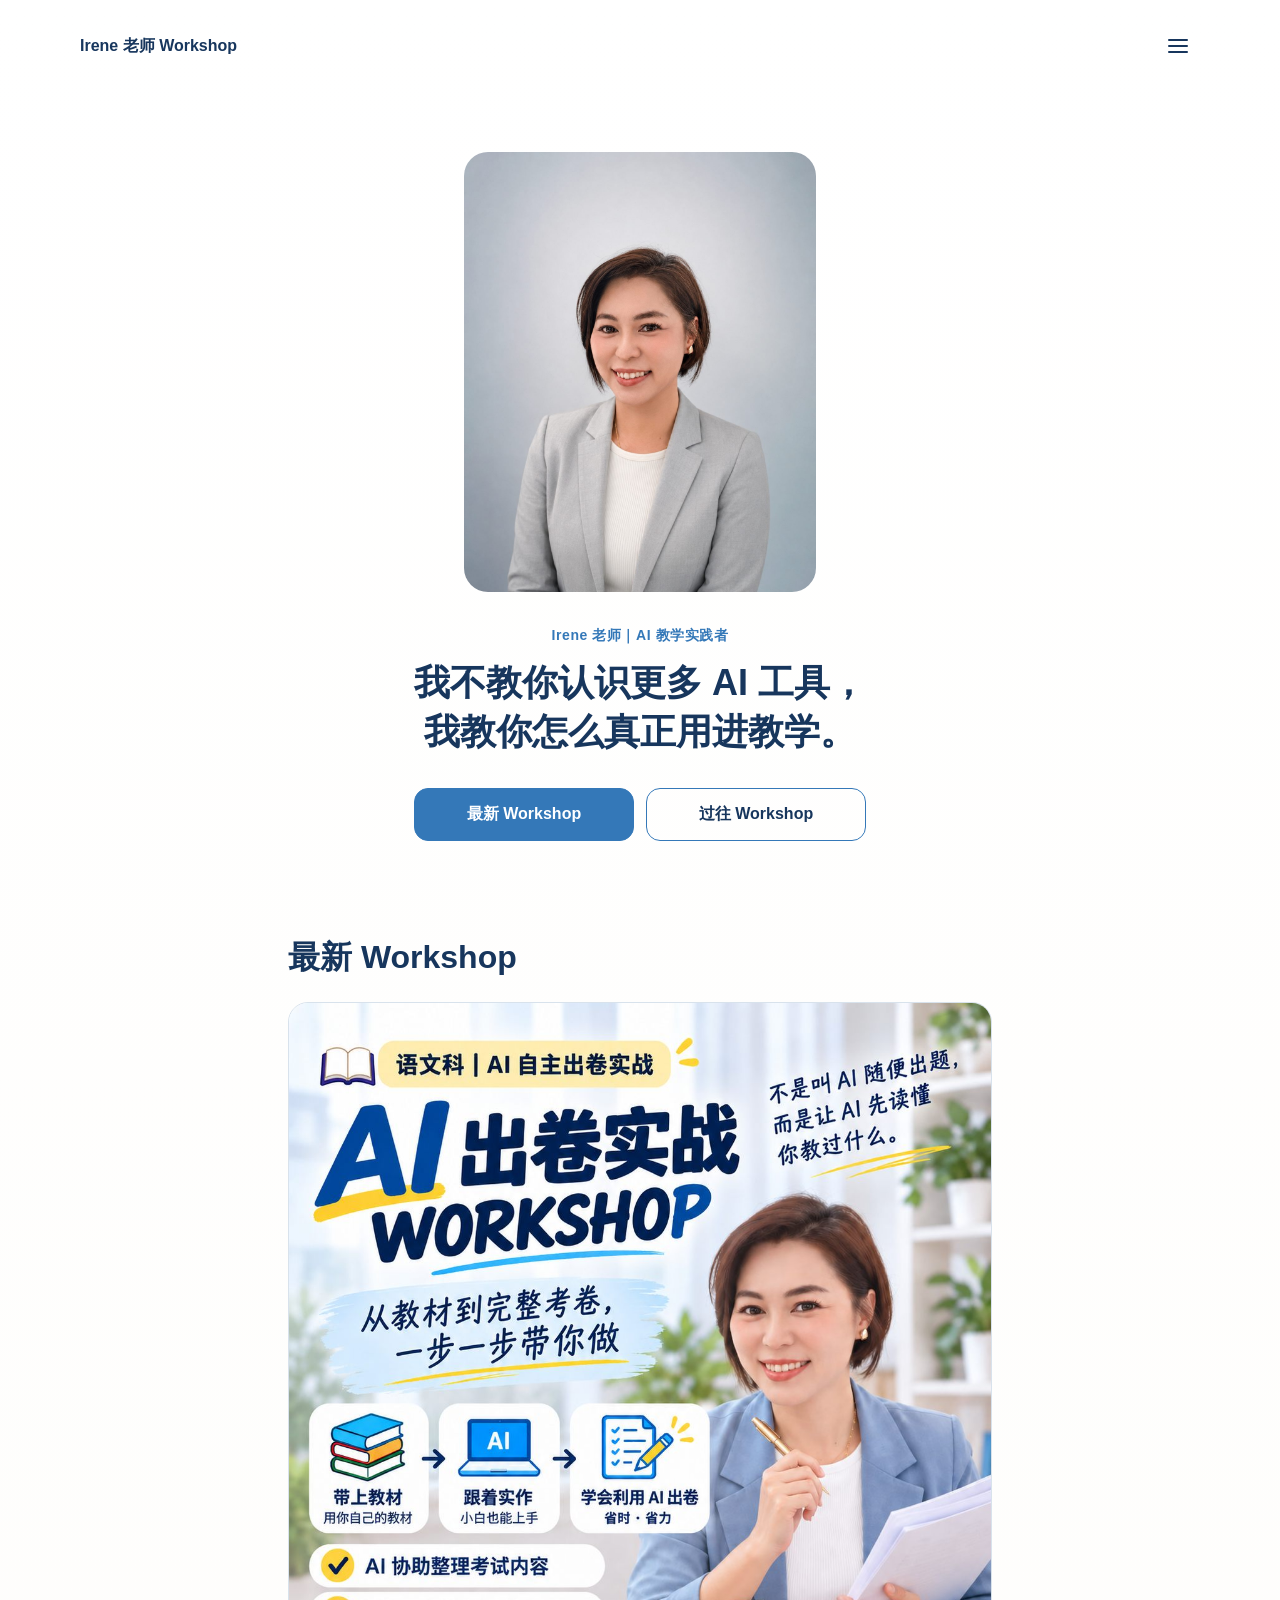
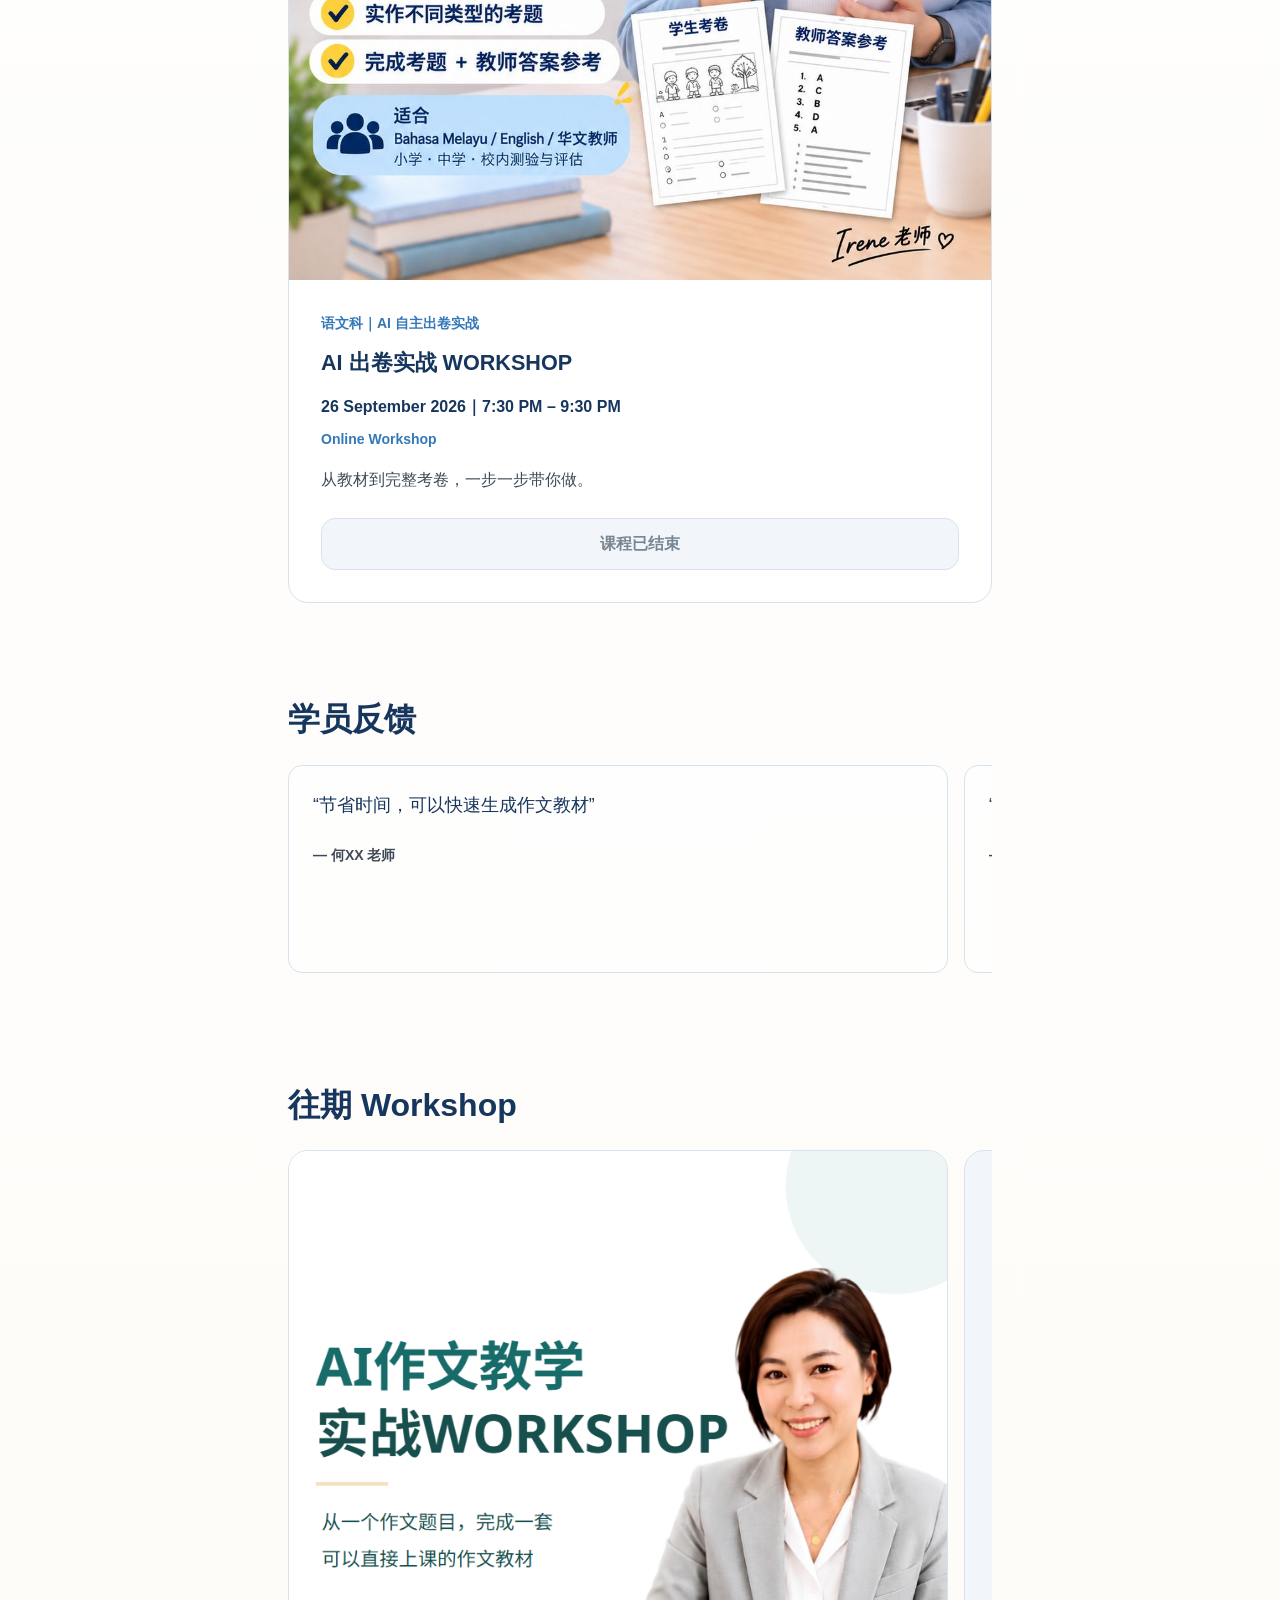
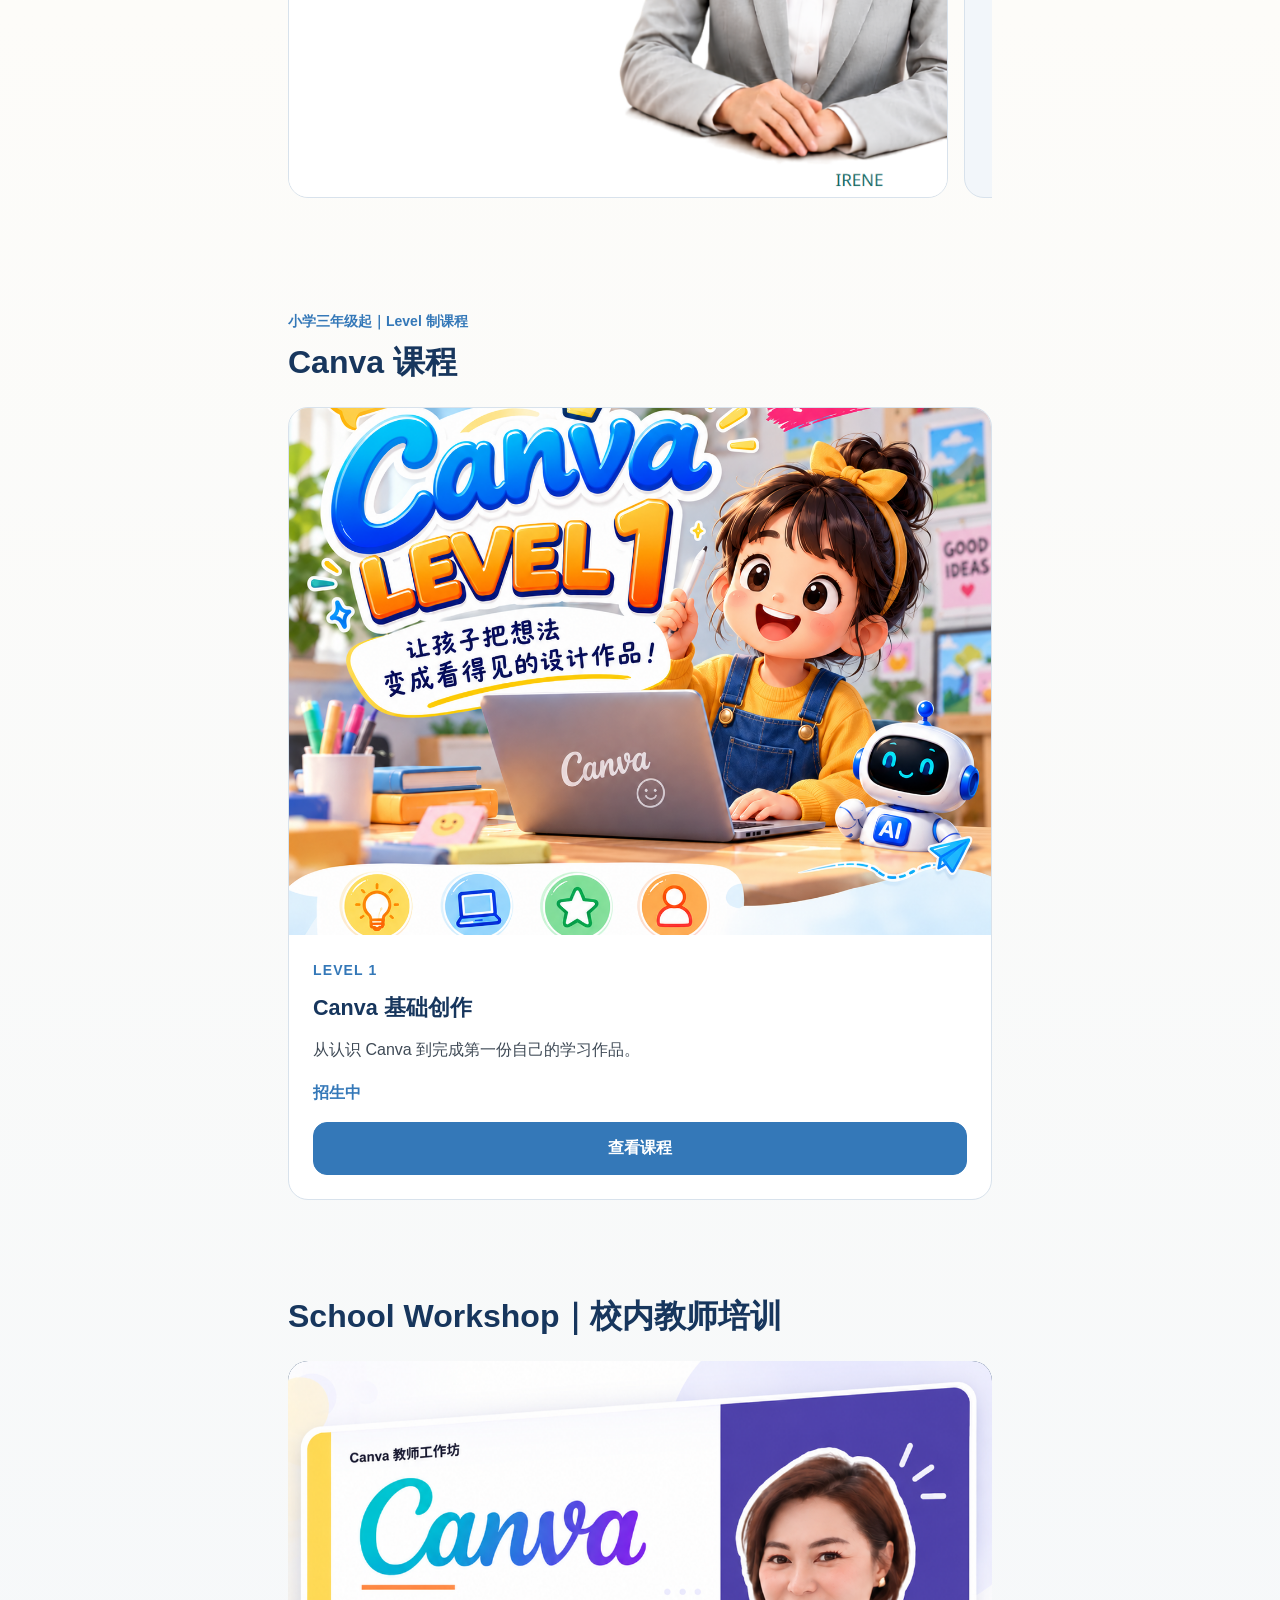
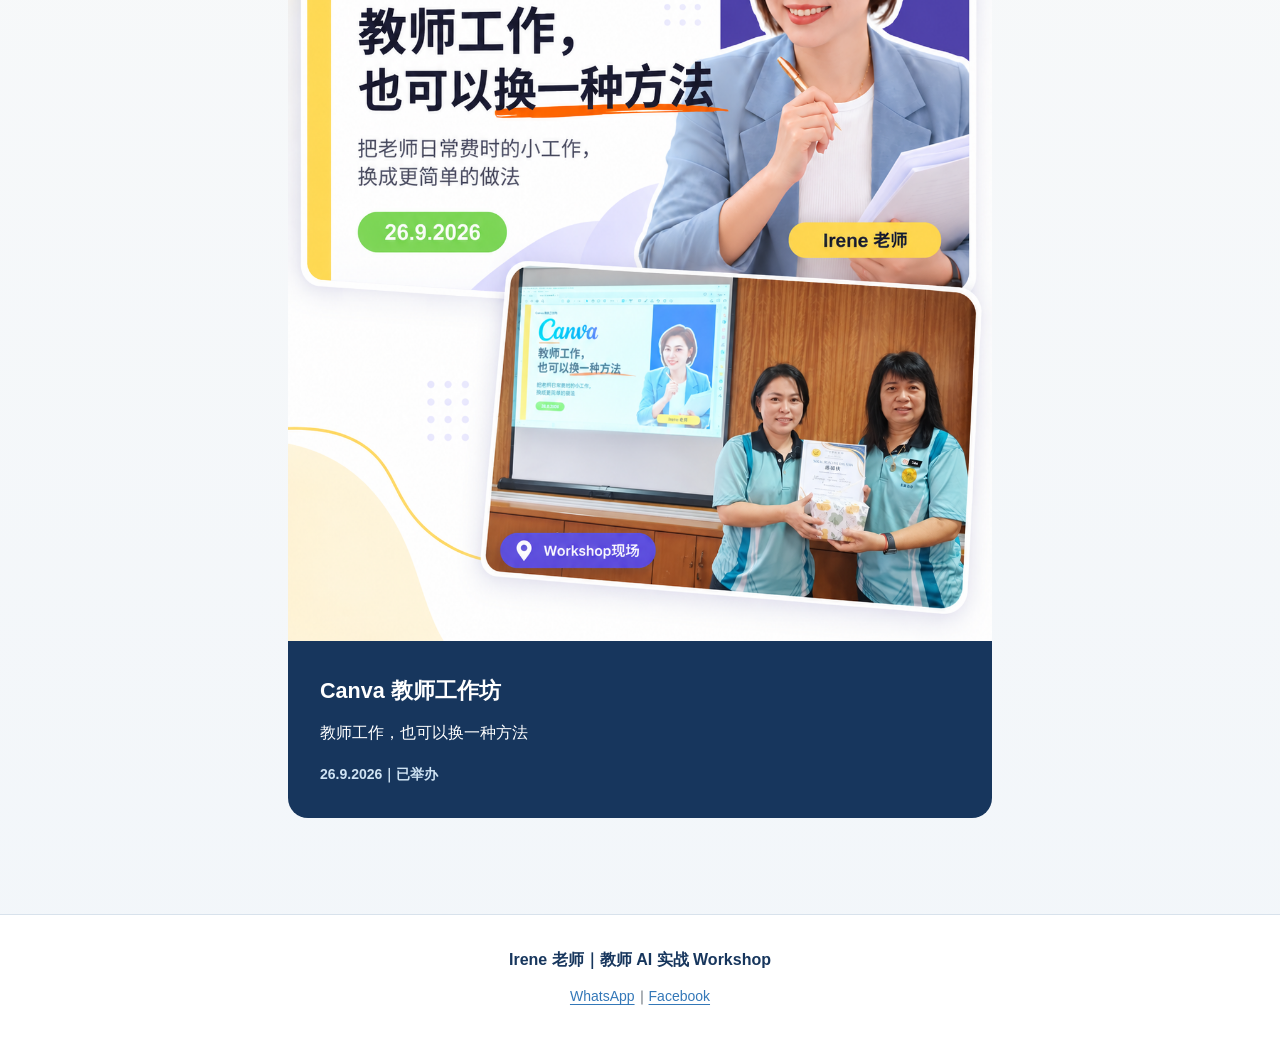
<file: index.html>
<!doctype html>
<html lang="zh-Hans">
<head>
  <meta charset="UTF-8">
  <meta name="viewport" content="width=device-width, initial-scale=1">
  <meta name="description" content="Irene 老师 Workshop 网站">
  <title>Irene 老师 Workshop</title>
  <link rel="stylesheet" href="style.css?v=20260904-4">
  <script src="data.js?v=20260930-7" defer></script>
  <script src="registration.js?v=20260914-1" defer></script>
  <script src="script.js?v=20260930-1" defer></script>
</head>
<body>
  <a class="skip-link" href="#main-content">跳至主要内容</a>

  <header class="site-header">
    <div class="site-header__inner container">
      <a class="site-name" href="index.html" aria-label="Irene 老师 Workshop 首页">
        Irene 老师 Workshop
      </a>

      <button
        class="menu-toggle"
        type="button"
        aria-expanded="false"
        aria-controls="site-menu"
        aria-label="打开联系菜单"
        data-menu-toggle
      >
        <span aria-hidden="true"></span>
        <span aria-hidden="true"></span>
        <span aria-hidden="true"></span>
      </button>

      <nav class="contact-menu" id="site-menu" aria-label="联系方式" data-contact-menu hidden>
        <a href="#" data-contact="whatsapp">WhatsApp</a>
        <a href="#" data-contact="facebook">Facebook</a>
      </nav>
    </div>
  </header>

  <main id="main-content" class="site-main container">
    <h1 class="visually-hidden">Irene 老师 Workshop</h1>

    <section class="hero" data-section="hero">
      <div class="hero__media" data-hero-media></div>

      <div class="hero__content">
        <p class="hero__eyebrow" data-hero-eyebrow></p>
        <p class="hero__statement" data-hero-statement></p>

        <div class="hero__actions" data-hero-actions></div>
      </div>
    </section>

    <section class="section current-workshop" id="latest-workshop" data-section="current-workshop" hidden>
      <h2 class="section__title">最新 Workshop</h2>
      <div data-current-workshop></div>
    </section>

    <section class="section testimonials" data-section="testimonials" hidden>
      <h2 class="section__title">学员反馈</h2>
      <div class="testimonial-slider" data-testimonials></div>
    </section>

    <section class="section past-workshops" id="past-workshops" data-section="past-workshops" hidden>
      <h2 class="section__title">往期 Workshop</h2>
      <div class="workshop-slider" data-past-workshop-slider></div>
    </section>

    <section class="section canva-courses" data-section="canva-courses" hidden>
      <p class="section__eyebrow" data-canva-courses-subtitle></p>
      <h2 class="section__title" data-canva-courses-title></h2>
      <div data-canva-courses></div>
    </section>

    <section class="section school-workshops" data-section="school-workshops" hidden>
      <h2 class="section__title">School Workshop｜校内教师培训</h2>
      <div data-school-workshops></div>
    </section>
  </main>

  <footer class="site-footer" aria-label="页尾">
    <div class="site-footer__inner container" data-footer></div>
  </footer>
</body>
</html>
</file>
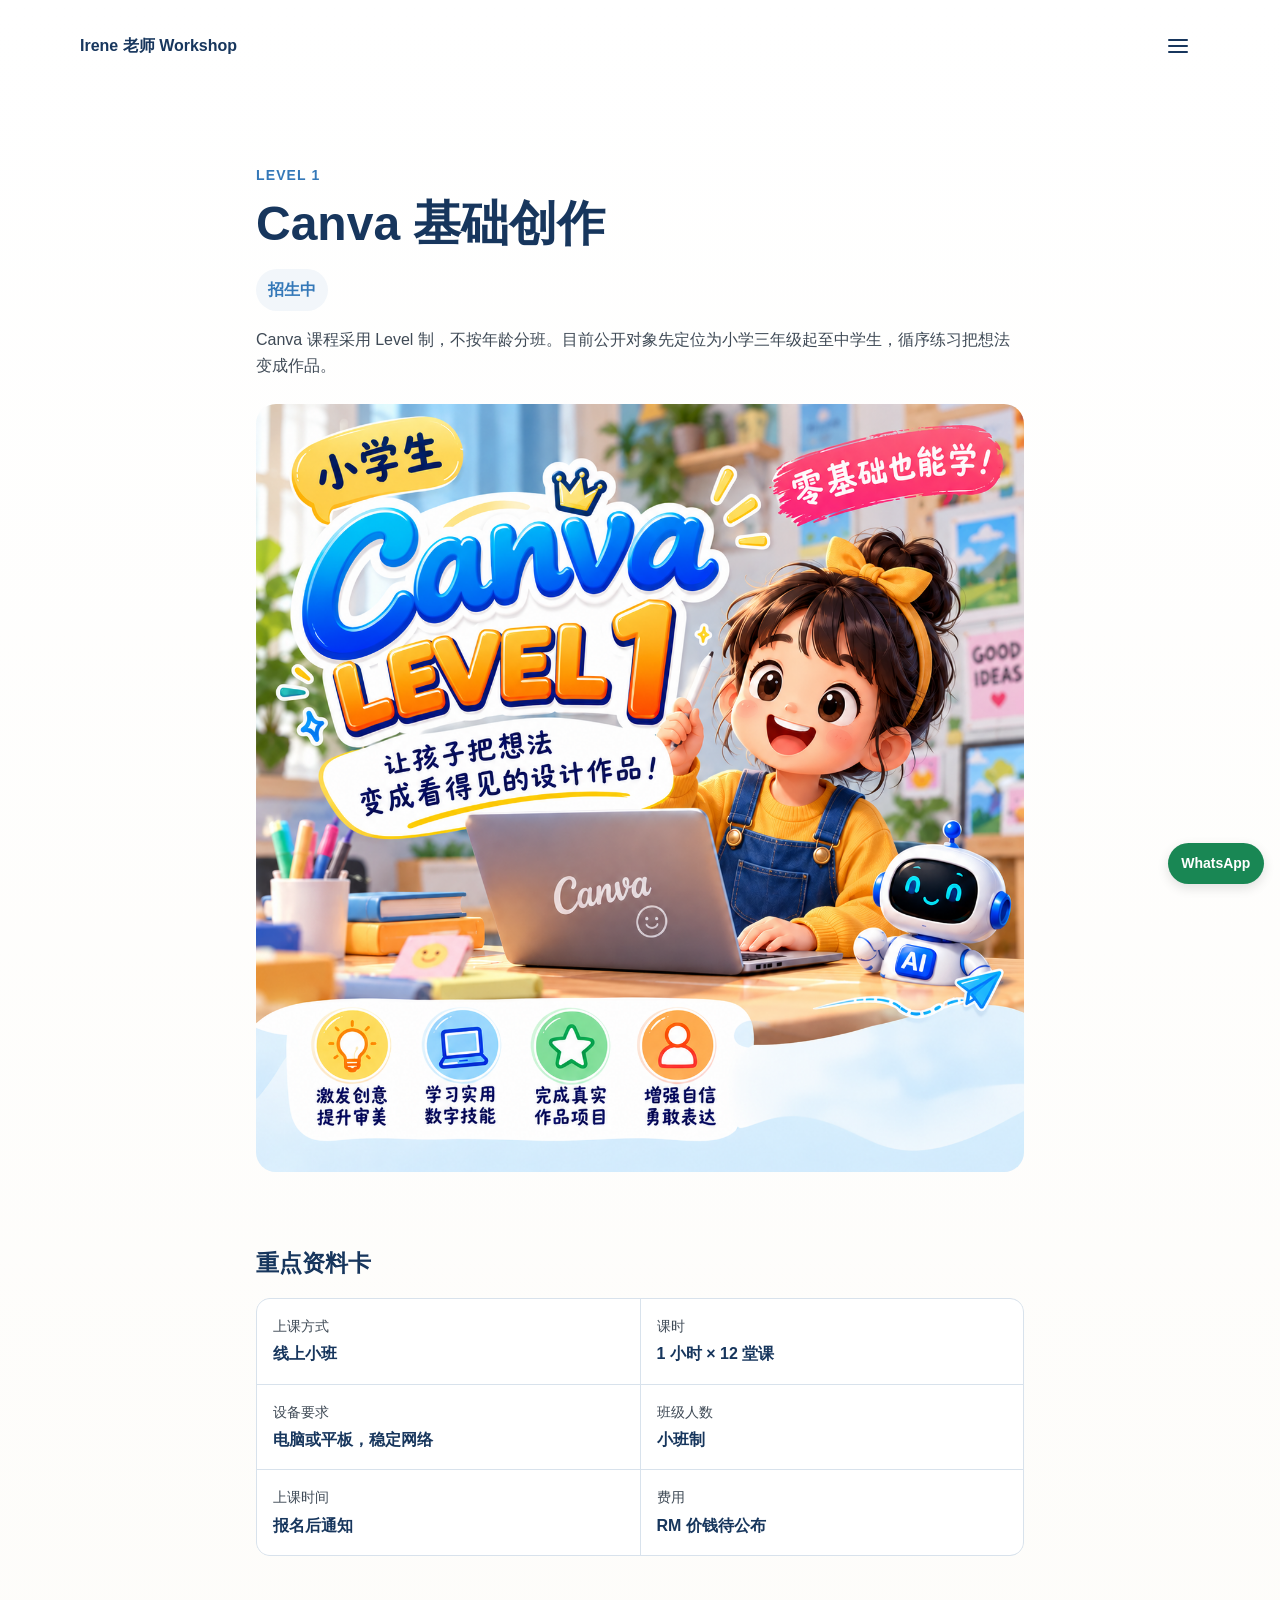
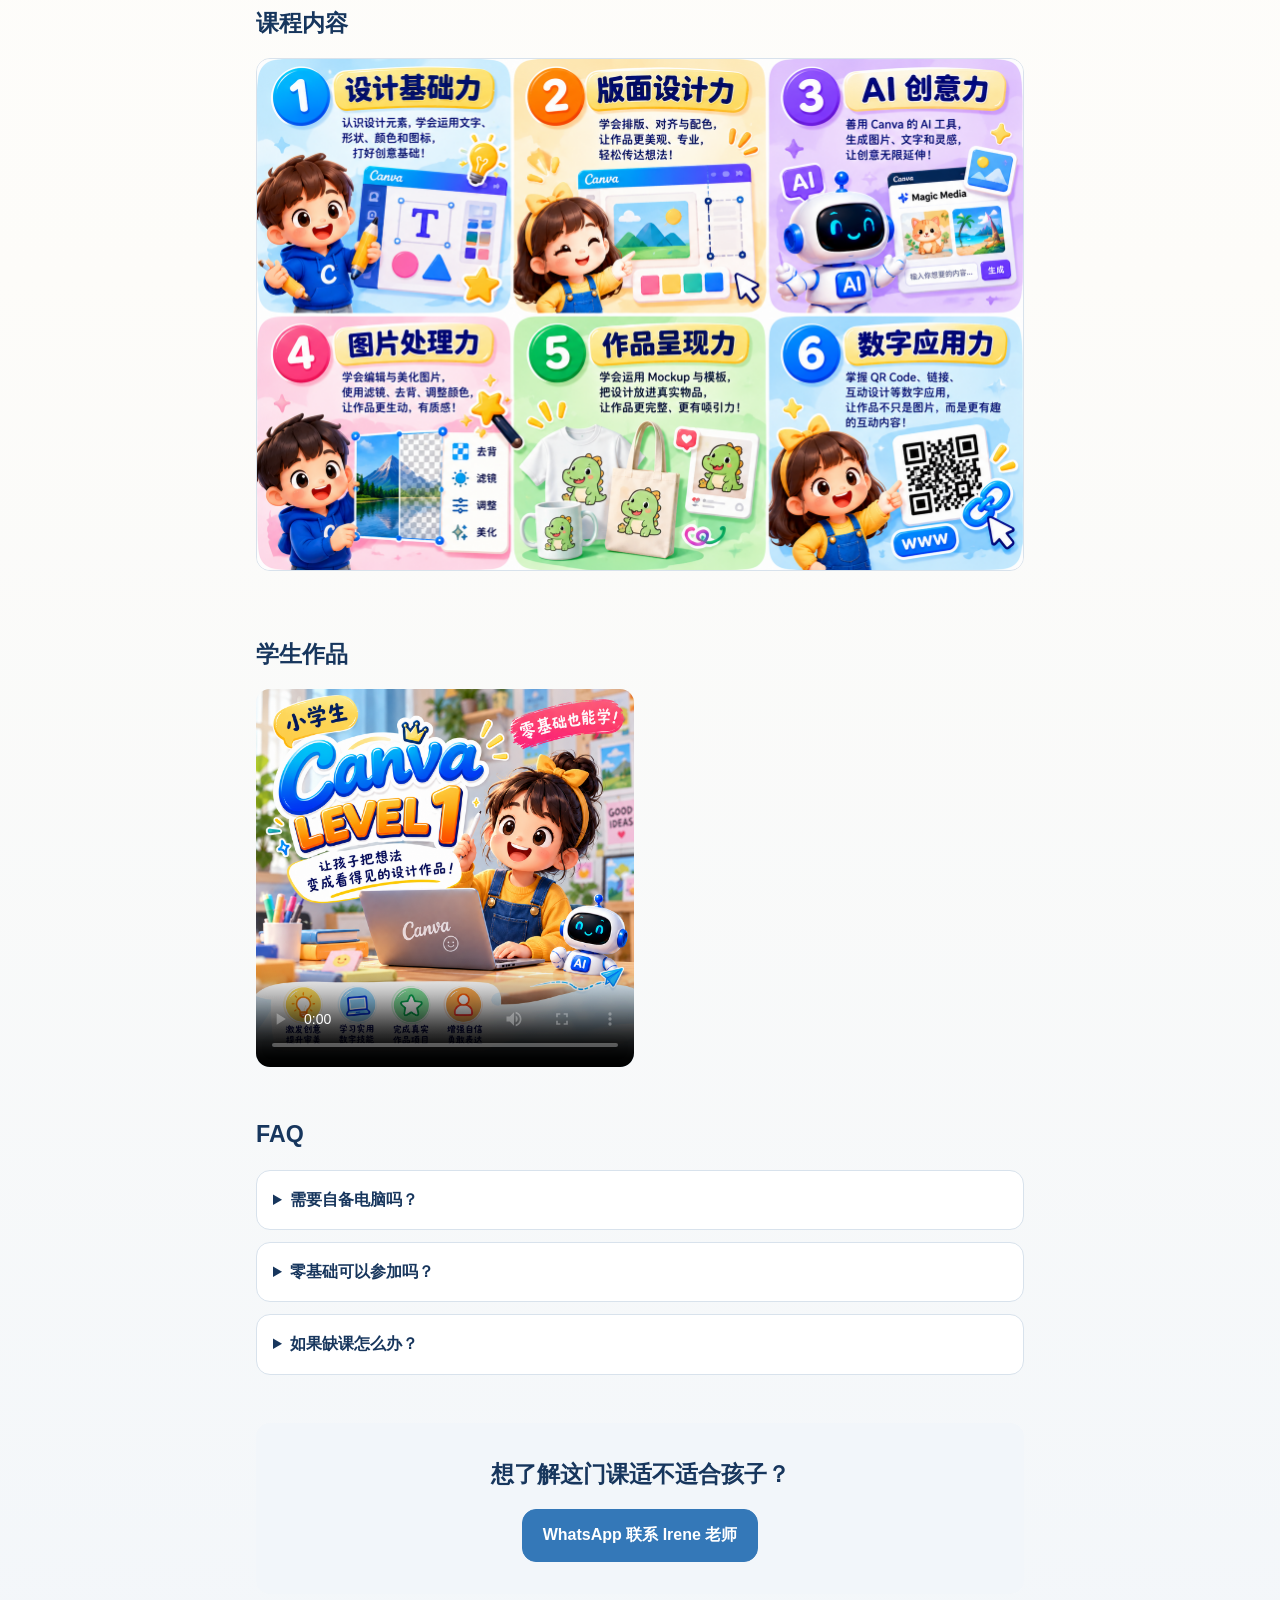
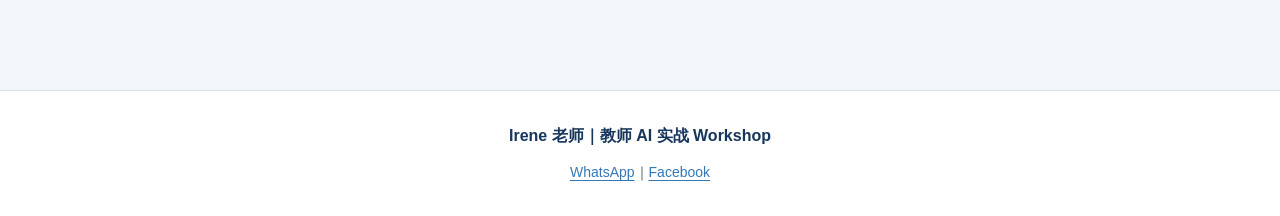
<file: canva-level1.html>
<!doctype html>
<html lang="zh-Hans">
<head>
  <meta charset="UTF-8">
  <meta name="viewport" content="width=device-width, initial-scale=1">
  <meta name="description" content="Irene 老师 Canva Level 1 课程">
  <title>Canva Level 1｜Irene 老师</title>
  <link rel="stylesheet" href="style.css?v=20260930-1">
  <script src="data.js?v=20260930-7" defer></script>
  <script src="script.js?v=20260930-1" defer></script>
</head>
<body>
  <a class="skip-link" href="#main-content">跳至主要内容</a>
  <header class="site-header">
    <div class="site-header__inner container">
      <a class="site-name" href="index.html">Irene 老师 Workshop</a>
      <button class="menu-toggle" type="button" aria-expanded="false" aria-controls="site-menu" aria-label="打开联系菜单" data-menu-toggle>
        <span aria-hidden="true"></span><span aria-hidden="true"></span><span aria-hidden="true"></span>
      </button>
      <nav class="contact-menu" id="site-menu" aria-label="联系方式" data-contact-menu hidden>
        <a href="#" data-contact="whatsapp">WhatsApp</a>
        <a href="#" data-contact="facebook">Facebook</a>
      </nav>
    </div>
  </header>

  <main id="main-content" class="site-main container" data-canva-course-detail>
    <section class="canva-detail-hero">
      <div class="canva-detail-hero__content">
        <p class="canva-detail__level" data-canva-level></p>
        <h1 data-canva-title></h1>
        <p class="canva-detail__status" data-canva-status></p>
        <p class="canva-detail__intro" data-canva-intro></p>
      </div>
      <div class="canva-detail__poster" data-canva-poster></div>
    </section>

    <section class="canva-detail-section">
      <h2>重点资料卡</h2>
      <dl class="canva-info-grid" data-canva-info></dl>
    </section>

    <section class="canva-detail-section">
      <h2>课程内容</h2>
      <div class="canva-outline-card" data-canva-outline></div>
      <ul class="canva-module-list" data-canva-modules></ul>
    </section>

    <section class="canva-detail-section">
      <h2>学生作品</h2>
      <div class="canva-works-grid" data-canva-works></div>
      <p class="canva-empty-note" data-canva-works-empty>学生作品将陆续放上来。</p>
    </section>

    <section class="canva-detail-section">
      <h2>FAQ</h2>
      <div class="canva-faq-list" data-canva-faqs></div>
    </section>

    <section class="canva-contact-cta">
      <h2>想了解这门课适不适合孩子？</h2>
      <a class="button button--primary" href="#" data-contact="whatsapp">WhatsApp 联系 Irene 老师</a>
    </section>
  </main>

  <a class="floating-whatsapp" href="#" data-contact="whatsapp" aria-label="WhatsApp 联系 Irene 老师">WhatsApp</a>
  <footer class="site-footer" aria-label="页尾"><div class="site-footer__inner container" data-footer></div></footer>
</body>
</html>
</file>
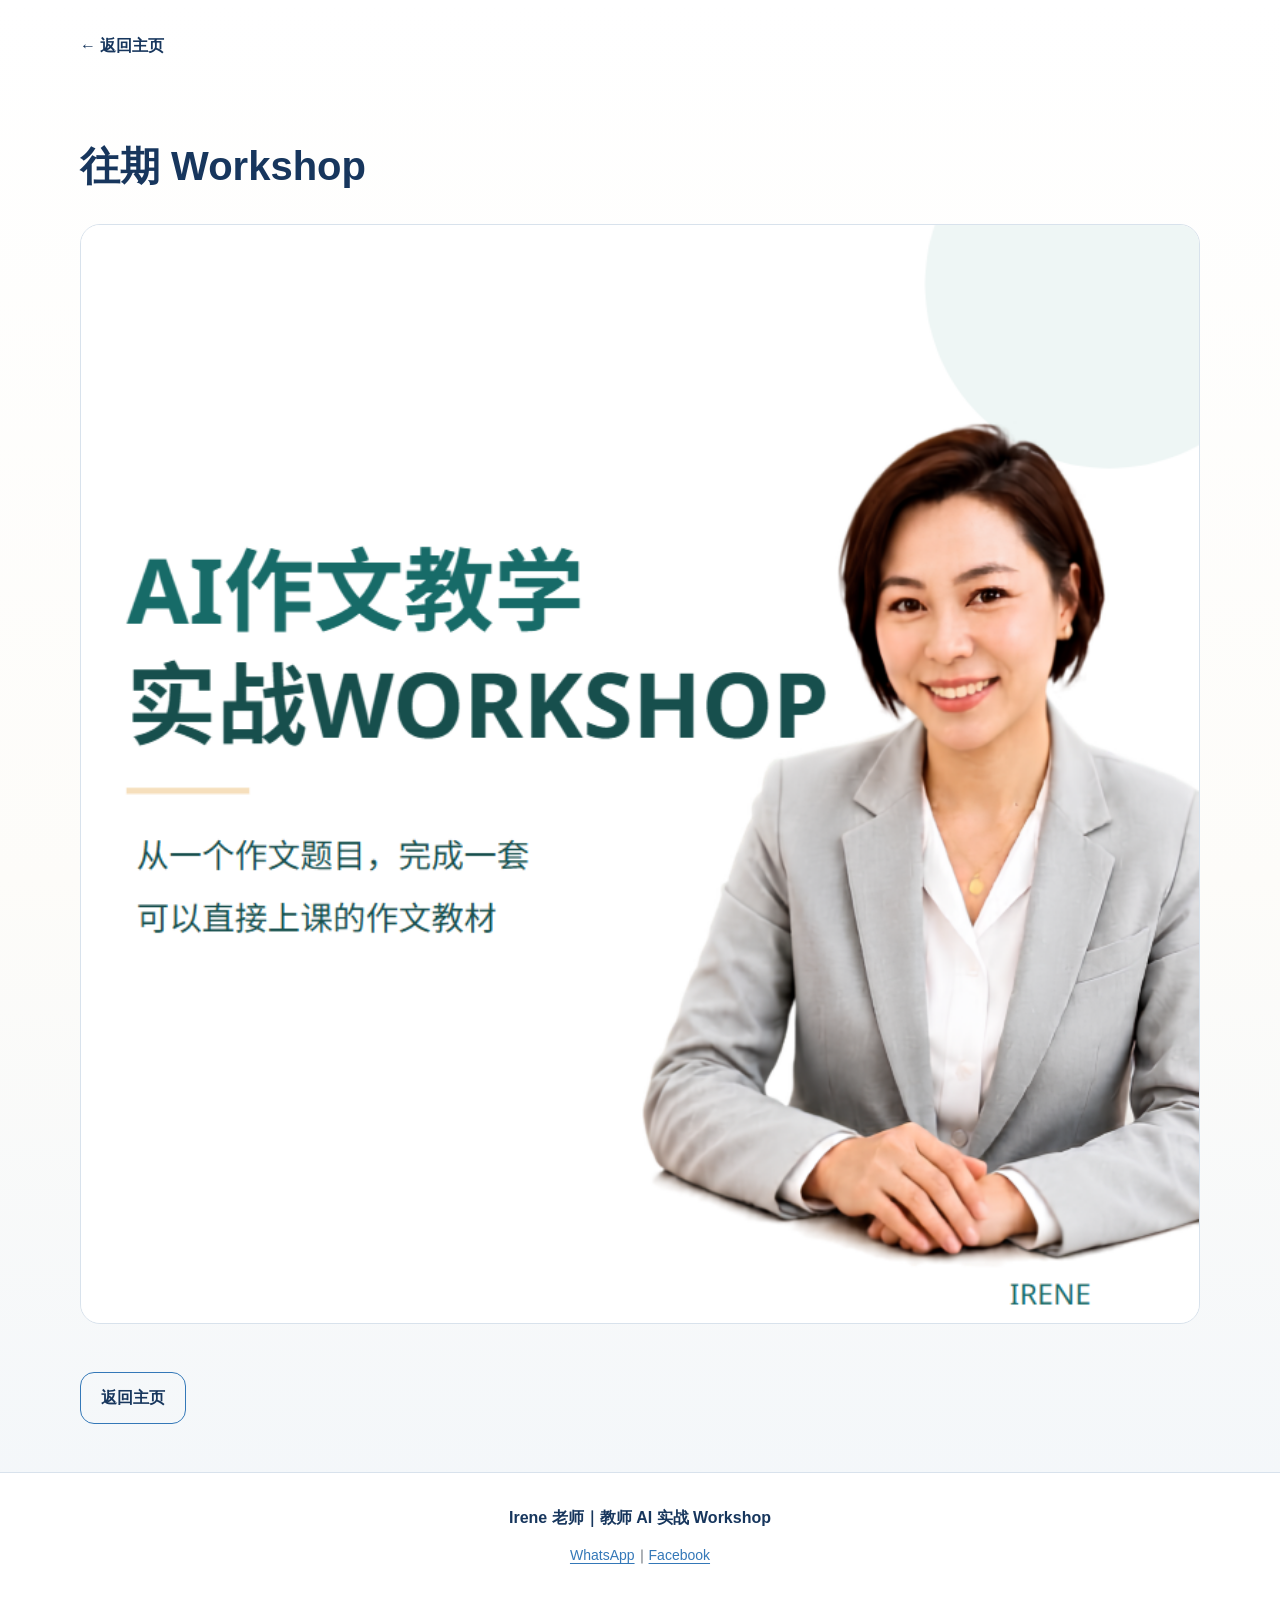
<file: past-workshops.html>
<!doctype html>
<html lang="zh-Hans">
<head>
  <meta charset="UTF-8">
  <meta name="viewport" content="width=device-width, initial-scale=1">
  <meta name="description" content="Irene 老师往期 Workshop">
  <title>往期 Workshop｜Irene 老师</title>
  <link rel="stylesheet" href="style.css?v=20260904-4">
  <script src="data.js?v=20260930-7" defer></script>
  <script src="registration.js?v=20260914-1" defer></script>
  <script src="script.js?v=20260930-1" defer></script>
</head>
<body>
  <a class="skip-link" href="#main-content">跳至主要内容</a>

  <header class="site-header">
    <div class="container">
      <a class="back-link" href="index.html">← 返回主页</a>
    </div>
  </header>

  <main id="main-content" class="site-main container">
    <header class="page-heading">
      <h1>往期 Workshop</h1>
    </header>

    <div class="past-workshop-list" data-past-workshop-list></div>

    <div class="page-end-link">
      <a class="button button--secondary" href="index.html">返回主页</a>
    </div>
  </main>

  <footer class="site-footer" aria-label="页尾">
    <div class="site-footer__inner container" data-footer></div>
  </footer>
</body>
</html>
</file>
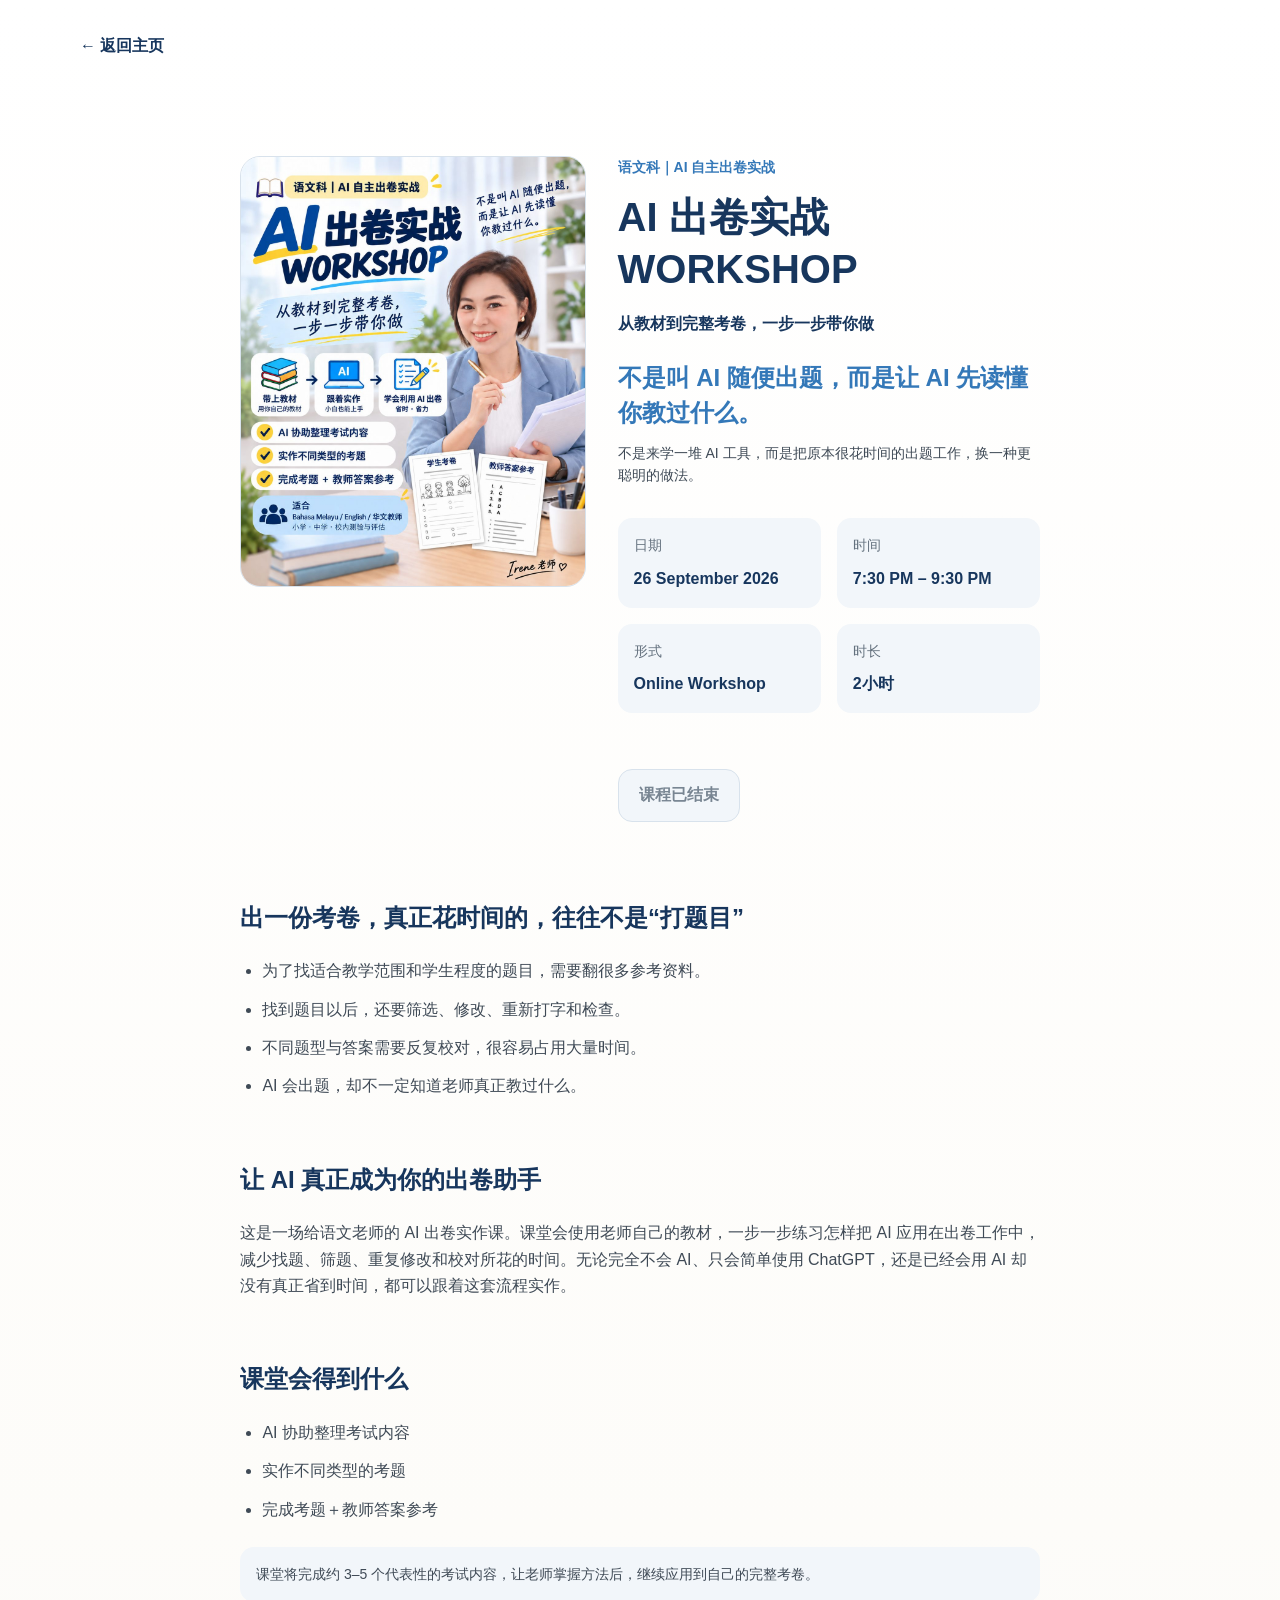
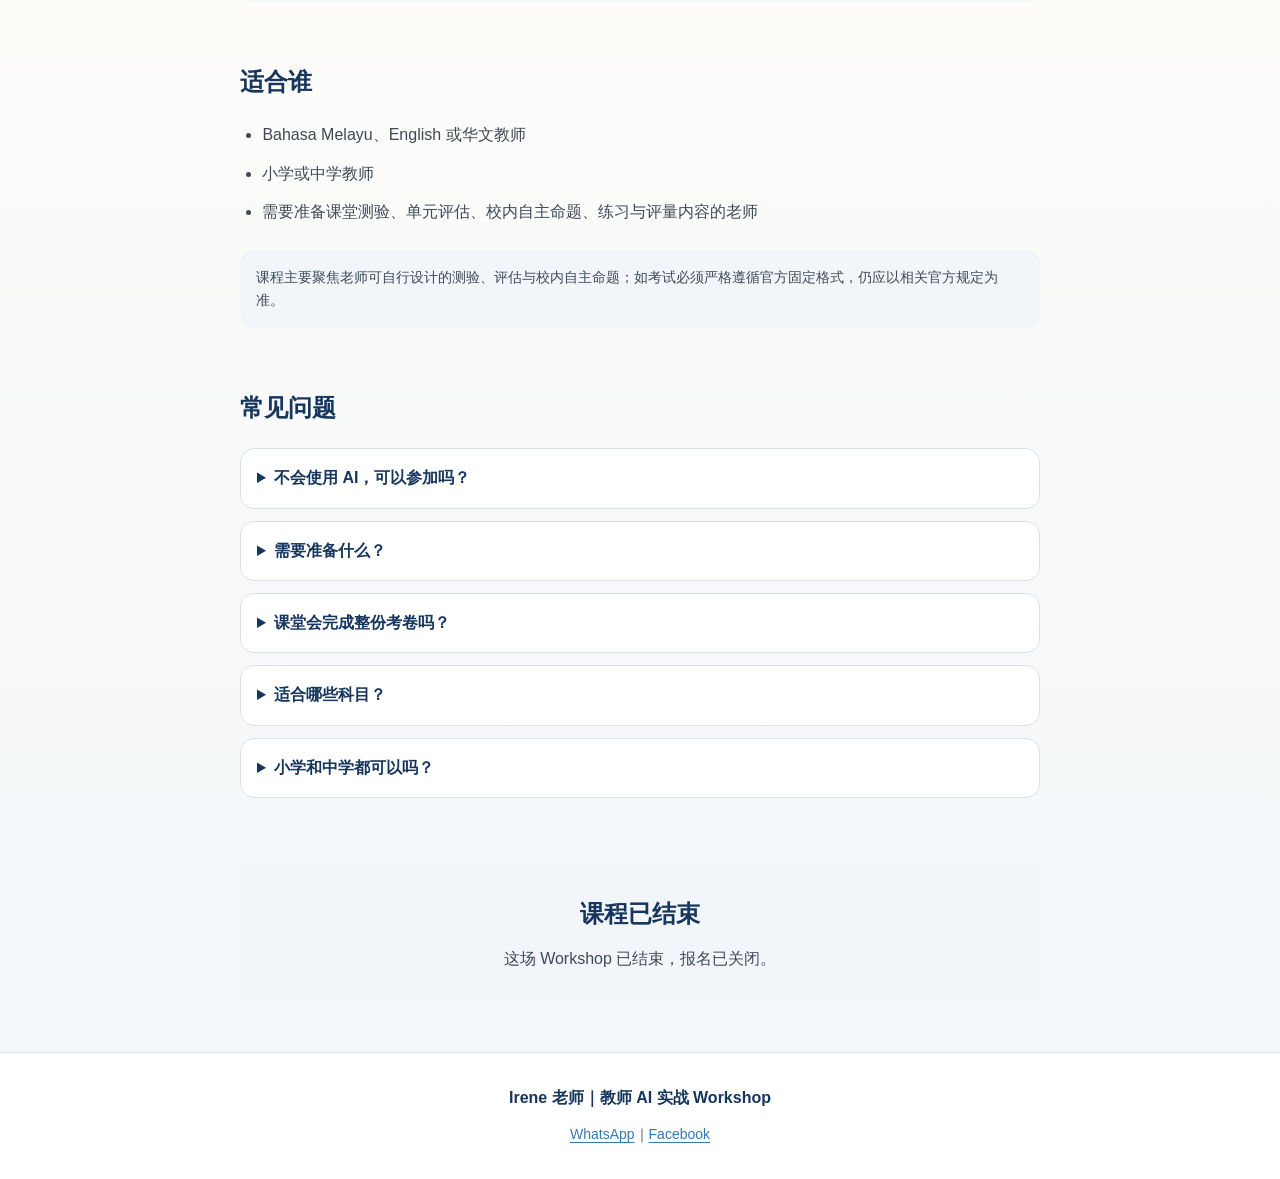
<file: workshop-template.html>
<!doctype html>
<html lang="zh-Hans">
<head>
  <meta charset="UTF-8">
  <meta name="viewport" content="width=device-width, initial-scale=1">
  <meta name="description" content="Irene 老师 Workshop 详情与报名">
  <title>Workshop 详情｜Irene 老师</title>
  <link rel="stylesheet" href="style.css?v=20260905-1">
  <script src="data.js?v=20260928-3" defer></script>
  <script src="registration.js?v=20260914-1" defer></script>
  <script src="script.js?v=20260928-2" defer></script>
</head>
<body>
  <a class="skip-link" href="#main-content">跳至主要内容</a>

  <header class="site-header">
    <div class="container">
      <a class="back-link" href="index.html">← 返回主页</a>
    </div>
  </header>

  <main id="main-content" class="site-main workshop-page container">
    <article data-workshop-detail>
      <header class="workshop-intro">
        <div class="workshop-intro__poster" data-detail-poster></div>
        <div class="workshop-intro__content">
          <p class="workshop-intro__label" data-detail-label></p>
          <h1 data-detail-title></h1>
          <p class="workshop-intro__subtitle" data-detail-subtitle></p>
          <p class="workshop-intro__claim" data-detail-claim></p>
          <p class="workshop-intro__supporting-claim" data-detail-supporting-claim></p>
          <dl class="workshop-meta">
            <div>
              <dt>日期</dt>
              <dd data-detail-date></dd>
            </div>
            <div>
              <dt>时间</dt>
              <dd data-detail-time></dd>
            </div>
            <div>
              <dt>形式</dt>
              <dd data-detail-mode></dd>
            </div>
            <div>
              <dt>时长</dt>
              <dd data-detail-duration></dd>
            </div>
          </dl>
          <div data-detail-pricing></div>
          <a class="button button--primary workshop-intro__action" href="#registration-form" data-detail-action>立即报名</a>
        </div>
      </header>

      <section class="detail-section">
        <h2 data-detail-pain-title></h2>
        <ul class="detail-list" data-detail-pain-points></ul>
      </section>

      <section class="detail-section">
        <h2 data-detail-description-title></h2>
        <p data-detail-description></p>
      </section>

      <section class="detail-section">
        <h2 data-detail-outcomes-title></h2>
        <ul class="detail-list" data-detail-outcomes></ul>
        <p class="detail-note" data-detail-outcome-note hidden></p>
      </section>

      <section class="detail-section">
        <h2 data-detail-audience-title></h2>
        <ul class="detail-list" data-detail-audience></ul>
        <p class="detail-note" data-detail-audience-note hidden></p>
      </section>

      <section class="detail-section" data-detail-testimonials-section>
        <h2>学员反馈</h2>
        <div class="detail-testimonials" data-detail-testimonials></div>
      </section>

      <section class="detail-section" data-detail-faq-section>
        <h2>常见问题</h2>
        <div class="faq-list" data-detail-faqs></div>
      </section>

      <section class="registration-closed" data-registration-closed hidden>
        <h2 data-registration-closed-title></h2>
        <p data-registration-closed-message></p>
      </section>

      <section class="registration-section" id="registration-form" data-registration-section hidden>
        <div class="registration-section__intro">
          <h2 data-detail-cta-title></h2>
          <p data-detail-cta-support></p>
        </div>

        <form class="registration-form" data-registration-form novalidate>
          <div class="form-field">
            <label for="participant-name">姓名 <span aria-hidden="true">*</span></label>
            <input id="participant-name" name="name" type="text" autocomplete="name" required>
            <p class="field-reminder" data-name-reminder></p>
            <p class="field-note" data-name-note></p>
          </div>

          <div class="form-field">
            <label for="participant-email">Email <span aria-hidden="true">*</span></label>
            <input id="participant-email" name="email" type="email" inputmode="email" autocomplete="email" required>
            <p class="field-reminder" data-email-reminder></p>
          </div>

          <div class="form-field">
            <label for="participant-whatsapp">WhatsApp <span aria-hidden="true">*</span></label>
            <input id="participant-whatsapp" name="whatsapp" type="tel" inputmode="tel" autocomplete="tel" required>
          </div>

          <div class="form-field">
            <label for="participant-teaching">任教科目及年级 <span class="optional">选填</span></label>
            <input id="participant-teaching" name="teaching" type="text">
          </div>

          <section class="payment-panel" aria-labelledby="payment-title">
            <h3 id="payment-title">付款资料</h3>
            <div data-payment-pricing></div>
            <div class="qr-placeholder" data-payment-qr role="img" aria-label="DuitNow QR 待更新">DuitNow QR</div>
            <p><strong>收款人：</strong><span data-payment-recipient></span></p>
            <p class="field-note" data-payment-note></p>
          </section>

          <div class="form-field">
            <label for="payment-proof">付款证明 <span aria-hidden="true">*</span></label>
            <label class="file-select-label" for="payment-proof" data-file-label>选择付款证明</label>
            <input class="visually-hidden" id="payment-proof" name="paymentProof" type="file" accept=".jpg,.jpeg,.png,.webp,.pdf,image/jpeg,image/png,image/webp,application/pdf" data-proof-input>
            <div class="file-status" data-file-status hidden>
              <span data-proof-name></span>
              <button class="text-button" type="button" data-remove-proof>删除</button>
            </div>
          </div>

          <div class="honeypot" aria-hidden="true">
            <label for="company-website">Website</label>
            <input id="company-website" name="companyWebsite" type="text" tabindex="-1" autocomplete="off">
          </div>

          <iframe class="registration-response-frame" name="registration-response" data-registration-response-frame title="报名提交结果" hidden></iframe>

          <button class="button button--primary submit-button" type="submit">提交报名</button>
          <div class="form-message" role="status" aria-live="polite" data-form-message></div>
        </form>

        <p class="registration-contact">资料有误？<a href="#" data-contact="whatsapp">WhatsApp 联系 Irene</a></p>
      </section>
    </article>
  </main>

  <footer class="site-footer" aria-label="页尾">
    <div class="site-footer__inner container" data-footer></div>
  </footer>
</body>
</html>
</file>
<file: style.css>
:root {
  --color-background: #fdfcf9;
  --color-surface: #ffffff;
  --color-surface-soft: #f2f6fa;
  --color-heading: #17365d;
  --color-text: #3f4a56;
  --color-accent: #3478b8;
  --color-border: #d8e2ec;
  --color-focus: #1f65a5;

  --font-sans: "Noto Sans SC", "PingFang SC", "Microsoft YaHei", Arial, sans-serif;
  --text-base: 1rem;
  --text-small: 0.875rem;
  --text-large: clamp(1.75rem, 7vw, 2.5rem);

  --space-1: 0.5rem;
  --space-2: 0.75rem;
  --space-3: 1rem;
  --space-4: 1.5rem;
  --space-5: 2rem;
  --space-6: 3rem;

  --radius-small: 0.5rem;
  --radius-medium: 0.875rem;
  --content-width: 70rem;
}

*,
*::before,
*::after {
  box-sizing: border-box;
}

html {
  min-width: 0;
  color-scheme: light;
  scroll-behavior: smooth;
}

body {
  min-width: 0;
  min-height: 100vh;
  margin: 0;
  overflow-x: hidden;
  background: linear-gradient(180deg, var(--color-surface) 0%, var(--color-background) 55%, var(--color-surface-soft) 100%);
  color: var(--color-text);
  font-family: var(--font-sans);
  font-size: var(--text-base);
  line-height: 1.65;
  text-rendering: optimizeLegibility;
}

img,
picture,
svg,
video {
  display: block;
  max-width: 100%;
  height: auto;
}

a {
  color: var(--color-accent);
  text-decoration-thickness: 0.08em;
  text-underline-offset: 0.18em;
}

button,
input,
select,
textarea {
  min-height: 2.75rem;
  font: inherit;
}

:focus-visible {
  outline: 0.1875rem solid var(--color-focus);
  outline-offset: 0.1875rem;
}

.container {
  width: min(100% - 2rem, var(--content-width));
  margin-inline: auto;
}

.site-header {
  position: relative;
  padding-block: var(--space-3);
}

.site-header__inner {
  position: relative;
  display: flex;
  align-items: center;
  justify-content: space-between;
  gap: var(--space-3);
}

.site-name {
  display: inline-flex;
  min-height: 2.75rem;
  align-items: center;
  color: var(--color-heading);
  font-weight: 700;
  text-decoration: none;
}

.site-main {
  min-height: 75vh;
  padding-block: var(--space-3) var(--space-6);
}

.site-footer {
  min-height: var(--space-5);
}

.skip-link {
  position: fixed;
  z-index: 10;
  inset-block-start: var(--space-2);
  inset-inline-start: var(--space-2);
  padding: var(--space-2) var(--space-3);
  border-radius: var(--radius-small);
  background: var(--color-heading);
  color: var(--color-surface);
  transform: translateY(-200%);
}

.skip-link:focus {
  transform: translateY(0);
}

.visually-hidden {
  position: absolute;
  width: 1px;
  height: 1px;
  padding: 0;
  margin: -1px;
  overflow: hidden;
  clip: rect(0, 0, 0, 0);
  white-space: nowrap;
  border: 0;
}

.menu-toggle {
  display: inline-grid;
  width: 2.75rem;
  min-height: 2.75rem;
  padding: 0.7rem;
  border: 1px solid transparent;
  border-radius: var(--radius-small);
  background: transparent;
  cursor: pointer;
  place-content: center;
  gap: 0.25rem;
}

.menu-toggle:hover {
  background: var(--color-surface-soft);
}

.menu-toggle span {
  display: block;
  width: 1.25rem;
  height: 0.125rem;
  border-radius: 999px;
  background: var(--color-heading);
}

.contact-menu {
  position: absolute;
  z-index: 5;
  inset-block-start: calc(100% + var(--space-1));
  inset-inline-end: var(--space-3);
  display: grid;
  min-width: 10rem;
  padding: var(--space-1);
  border: 1px solid var(--color-border);
  border-radius: var(--radius-medium);
  background: var(--color-surface);
}

.contact-menu[hidden] {
  display: none;
}

.contact-menu a {
  display: flex;
  min-height: 2.75rem;
  align-items: center;
  padding-inline: var(--space-3);
  border-radius: var(--radius-small);
  color: var(--color-heading);
  text-decoration: none;
}

.contact-menu a:hover {
  background: var(--color-surface-soft);
}

.contact-menu a[aria-disabled="true"] {
  color: #788592;
  cursor: not-allowed;
}

.hero {
  display: grid;
  gap: var(--space-5);
  align-items: center;
  padding-block: var(--space-2) var(--space-6);
  text-align: center;
}

.hero__media {
  width: min(78vw, 20rem);
  margin-inline: auto;
}

.hero__image,
.hero__placeholder {
  width: 100%;
  aspect-ratio: 4 / 5;
  border-radius: 1.5rem;
}

.hero__image {
  object-fit: contain;
  object-position: center bottom;
}

.hero__placeholder {
  display: grid;
  border: 1px dashed var(--color-border);
  background: linear-gradient(160deg, var(--color-surface) 0%, var(--color-surface-soft) 100%);
  color: #788592;
  font-size: var(--text-small);
  place-items: center;
}

.hero__content {
  max-width: 38rem;
  margin-inline: auto;
}

.hero__eyebrow {
  margin: 0 0 var(--space-2);
  color: var(--color-accent);
  font-size: var(--text-small);
  font-weight: 700;
  letter-spacing: 0.04em;
}

.hero__statement {
  margin: 0;
  color: var(--color-heading);
  font-size: clamp(1.25rem, 6vw, 2.25rem);
  font-weight: 750;
  line-height: 1.35;
  white-space: pre;
}

.hero__actions {
  display: grid;
  gap: var(--space-2);
  margin-block-start: var(--space-5);
}

.button {
  display: inline-flex;
  min-height: 3rem;
  align-items: center;
  justify-content: center;
  padding: 0.75rem 1.25rem;
  border: 1px solid var(--color-accent);
  border-radius: var(--radius-medium);
  font-weight: 700;
  text-decoration: none;
}

.button--primary {
  background: var(--color-accent);
  color: var(--color-surface);
}

.button--secondary {
  background: transparent;
  color: var(--color-heading);
}

.button--disabled {
  border-color: var(--color-border);
  background: var(--color-surface-soft);
  color: #788592;
  cursor: not-allowed;
}

.section {
  padding-block: var(--space-6);
}

.section__title {
  margin: 0 0 var(--space-4);
  color: var(--color-heading);
  font-size: clamp(1.5rem, 6vw, 2rem);
  line-height: 1.3;
}

.current-workshop {
  max-width: 44rem;
  margin-inline: auto;
}

.workshop-card {
  overflow: hidden;
  border: 1px solid var(--color-border);
  border-radius: 1.25rem;
  background: var(--color-surface);
}

.workshop-card__media {
  background: var(--color-surface-soft);
}

.workshop-card__image {
  width: 100%;
  height: auto;
}

.workshop-card__placeholder {
  display: grid;
  min-height: 16rem;
  padding: var(--space-4);
  background: linear-gradient(150deg, #f7fafc 0%, #e6eef6 100%);
  color: #788592;
  font-size: var(--text-small);
  place-items: center;
}

.workshop-card__body {
  padding: var(--space-4);
}

.workshop-card__label {
  margin: 0 0 var(--space-2);
  color: var(--color-accent);
  font-size: var(--text-small);
  font-weight: 750;
}

.workshop-card__title {
  margin: 0 0 var(--space-3);
  color: var(--color-heading);
  font-size: 1.35rem;
  line-height: 1.4;
}

.workshop-card__schedule,
.workshop-card__mode {
  margin: 0;
  color: var(--color-heading);
  font-weight: 650;
}

.workshop-card__mode {
  margin-block-start: var(--space-1);
  color: var(--color-accent);
  font-size: var(--text-small);
}

.workshop-card__summary {
  margin: var(--space-3) 0 0;
}

.workshop-price {
  display: grid;
  gap: 0.15rem;
  margin-block-start: var(--space-4);
  padding: var(--space-3);
  border-radius: var(--radius-medium);
  background: var(--color-surface-soft);
}

.workshop-price p,
.detail-price p,
.payment-price p {
  margin: 0;
}

.workshop-price__main,
.detail-price__main,
.payment-price__main {
  display: flex;
  align-items: baseline;
  gap: var(--space-2);
  color: var(--color-heading);
}

.workshop-price__main strong,
.detail-price__main strong,
.payment-price__main strong {
  color: var(--color-accent);
  font-size: 1.75rem;
  line-height: 1.2;
}

.workshop-price__deadline,
.detail-price__deadline,
.payment-price__deadline {
  color: var(--color-accent);
  font-size: var(--text-small);
  font-weight: 700;
}

.workshop-price__regular,
.detail-price__regular,
.payment-price__regular {
  color: #64717e;
  font-size: var(--text-small);
}

.workshop-card__action {
  width: 100%;
  margin-block-start: var(--space-4);
}

.testimonials {
  max-width: 44rem;
  margin-inline: auto;
}

.testimonial-slider {
  display: grid;
  grid-auto-columns: calc(100% - 2.75rem);
  grid-auto-flow: column;
  gap: var(--space-3);
  overflow-x: auto;
  padding-block-end: var(--space-3);
  overscroll-behavior-inline: contain;
  scroll-snap-type: inline mandatory;
  scrollbar-width: thin;
  scrollbar-color: var(--color-border) transparent;
}

.testimonial-card {
  min-height: 13rem;
  margin: 0;
  padding: var(--space-4);
  border: 1px solid var(--color-border);
  border-radius: var(--radius-medium);
  background: rgba(255, 255, 255, 0.72);
  scroll-snap-align: start;
}

.testimonial-card__quote {
  margin: 0;
  color: var(--color-heading);
  font-size: 1.1rem;
  line-height: 1.75;
}

.testimonial-card__author {
  margin-block-start: var(--space-4);
  color: var(--color-text);
  font-size: var(--text-small);
  font-weight: 700;
}

.past-workshops,
.school-workshops {
  max-width: 44rem;
  margin-inline: auto;
}

.workshop-slider {
  display: grid;
  grid-auto-columns: calc(100% - 2.75rem);
  grid-auto-flow: column;
  gap: var(--space-3);
  overflow-x: auto;
  padding-block-end: var(--space-3);
  overscroll-behavior-inline: contain;
  scroll-snap-type: inline mandatory;
  scrollbar-width: thin;
  scrollbar-color: var(--color-border) transparent;
}

.workshop-slider > * {
  scroll-snap-align: start;
}

.past-workshop-poster {
  overflow: hidden;
  border: 1px solid var(--color-border);
  border-radius: 1.25rem;
  background: var(--color-surface);
}

.past-workshop-poster__image {
  width: 100%;
  height: auto;
}

.view-more-card {
  display: flex;
  min-height: 18rem;
  align-items: center;
  justify-content: center;
  padding: var(--space-4);
  border: 1px solid var(--color-border);
  border-radius: 1.25rem;
  background: var(--color-surface-soft);
  color: var(--color-heading);
  font-weight: 700;
  text-align: center;
  text-decoration: none;
}

.school-card {
  overflow: hidden;
  border-radius: 1.25rem;
  background: var(--color-heading);
  color: var(--color-surface);
}

.school-card__image {
  width: 100%;
  height: auto;
}

.school-card__placeholder {
  display: grid;
  min-height: 18rem;
  padding: var(--space-4);
  background: linear-gradient(145deg, #dce8f2 0%, #b8cede 100%);
  color: var(--color-heading);
  place-items: center;
}

.school-card__body {
  padding: var(--space-4);
}

.school-card__title {
  margin: 0;
  color: var(--color-surface);
  font-size: 1.35rem;
}

.school-card__topic {
  margin: var(--space-2) 0 0;
}

.school-card__meta {
  margin: var(--space-3) 0 0;
  color: #cfe3f3;
  font-size: var(--text-small);
  font-weight: 700;
}

.site-footer {
  border-block-start: 1px solid var(--color-border);
  background: var(--color-surface);
}

.site-footer__inner {
  padding-block: var(--space-5);
  text-align: center;
}

.site-footer__tagline {
  margin: 0;
  color: var(--color-heading);
  font-weight: 700;
}

.site-footer__links {
  margin-block-start: var(--space-2);
  font-size: var(--text-small);
}

.site-footer__links a[aria-disabled="true"],
.registration-contact a[aria-disabled="true"] {
  color: #788592;
  cursor: not-allowed;
}

.back-link {
  display: inline-flex;
  min-height: 2.75rem;
  align-items: center;
  color: var(--color-heading);
  font-weight: 700;
  text-decoration: none;
}

.page-heading {
  margin-block-end: var(--space-5);
}

.page-heading h1,
.workshop-intro h1 {
  margin: 0;
  color: var(--color-heading);
  font-size: var(--text-large);
  line-height: 1.3;
}

.past-workshop-list {
  display: grid;
  gap: var(--space-4);
}

.page-end-link {
  margin-block-start: var(--space-6);
}

.page-end-link .button {
  width: 100%;
}

.workshop-page {
  max-width: 50rem;
}

.workshop-intro {
  padding-block: var(--space-3) var(--space-6);
}

.workshop-intro__poster {
  overflow: hidden;
  margin-block-end: var(--space-5);
  border: 1px solid var(--color-border);
  border-radius: 1.25rem;
  background: var(--color-surface);
}

.workshop-intro__label {
  margin: 0 0 var(--space-2);
  color: var(--color-accent);
  font-size: var(--text-small);
  font-weight: 750;
}

.workshop-intro__subtitle {
  margin: var(--space-3) 0 0;
  color: var(--color-heading);
  font-weight: 700;
}

.workshop-intro__claim {
  margin: var(--space-4) 0 0;
  color: var(--color-accent);
  font-size: clamp(1.15rem, 5vw, 1.5rem);
  font-weight: 750;
  line-height: 1.45;
}

.section__eyebrow {
  margin: 0 0 var(--space-1);
  color: var(--color-accent);
  font-size: var(--text-small);
  font-weight: 700;
}

.canva-courses {
  max-width: 44rem;
  margin-inline: auto;
}

.canva-course-card {
  overflow: hidden;
  border: 1px solid var(--color-border);
  border-radius: 1.25rem;
  background: var(--color-surface);
}

.canva-course-card__image {
  width: 100%;
  aspect-ratio: 4 / 3;
  object-fit: cover;
}

.canva-course-card__body {
  padding: var(--space-4);
}

.canva-course-card__level,
.canva-detail__level {
  margin: 0;
  color: var(--color-accent);
  font-size: var(--text-small);
  font-weight: 800;
  letter-spacing: 0.08em;
}

.canva-course-card__title {
  margin: var(--space-1) 0 0;
  color: var(--color-heading);
  font-size: 1.35rem;
}

.canva-course-card__summary {
  margin: var(--space-2) 0 0;
}

.canva-course-card__status {
  margin: var(--space-3) 0;
  color: var(--color-accent);
  font-weight: 700;
}

.canva-course-card__action {
  width: 100%;
  text-align: center;
}

.canva-detail-hero,
.canva-detail-section,
.canva-contact-cta {
  max-width: 48rem;
  margin-inline: auto;
}

.canva-detail-hero {
  display: grid;
  gap: var(--space-4);
  padding-block: var(--space-4);
}

.canva-detail-hero h1 {
  margin: var(--space-1) 0 0;
  color: var(--color-heading);
  font-size: clamp(2rem, 8vw, 3rem);
  line-height: 1.2;
}

.canva-detail__status {
  display: inline-flex;
  width: fit-content;
  margin: var(--space-3) 0 0;
  padding: var(--space-1) var(--space-2);
  border-radius: 999px;
  background: var(--color-surface-soft);
  color: var(--color-accent);
  font-weight: 700;
}

.canva-detail__intro {
  margin-block: var(--space-3) 0;
}

.canva-detail__poster {
  overflow: hidden;
  border-radius: 1.25rem;
  background: var(--color-surface-soft);
}

.canva-detail__poster img {
  width: 100%;
}

.canva-detail-section {
  margin-block-start: var(--space-6);
}

.canva-detail-section h2,
.canva-contact-cta h2 {
  margin: 0 0 var(--space-3);
  color: var(--color-heading);
  font-size: 1.45rem;
}

.canva-info-grid {
  display: grid;
  grid-template-columns: repeat(2, minmax(0, 1fr));
  gap: 1px;
  overflow: hidden;
  border: 1px solid var(--color-border);
  border-radius: var(--radius-medium);
  background: var(--color-border);
}

.canva-info-grid > div {
  padding: var(--space-3);
  background: var(--color-surface);
}

.canva-info-grid dt {
  color: var(--color-text);
  font-size: var(--text-small);
}

.canva-info-grid dd {
  margin: 0.2rem 0 0;
  color: var(--color-heading);
  font-weight: 700;
}

.canva-module-list {
  display: grid;
  gap: var(--space-2);
  padding: 0;
  list-style: none;
}

.canva-outline-card {
  margin-block-end: var(--space-3);
  overflow: hidden;
  border: 1px solid var(--color-border);
  border-radius: var(--radius-medium);
  background: var(--color-surface);
}

.canva-outline-card img {
  width: 100%;
}

.canva-module-list li {
  display: grid;
  gap: 0.15rem;
  padding: var(--space-3);
  border-left: 0.25rem solid var(--color-accent);
  background: var(--color-surface-soft);
}

.canva-module-list strong { color: var(--color-heading); }

.canva-works-grid {
  display: grid;
  grid-template-columns: repeat(2, minmax(0, 1fr));
  gap: var(--space-2);
}

.canva-works-grid figure {
  margin: 0;
  overflow: hidden;
  border-radius: var(--radius-medium);
  background: var(--color-surface-soft);
}

.canva-works-grid img,
.canva-works-grid video {
  width: 100%;
}

.canva-empty-note {
  margin: 0;
  padding: var(--space-4);
  border-radius: var(--radius-medium);
  background: var(--color-surface-soft);
  color: var(--color-text);
}

.canva-faq-list {
  display: grid;
  gap: var(--space-2);
}

.canva-faq-list details {
  padding: var(--space-3);
  border: 1px solid var(--color-border);
  border-radius: var(--radius-medium);
  background: var(--color-surface);
}

.canva-faq-list summary {
  cursor: pointer;
  color: var(--color-heading);
  font-weight: 700;
}

.canva-faq-list p { margin: var(--space-2) 0 0; }

.canva-contact-cta {
  margin-block: var(--space-6);
  padding: var(--space-5);
  border-radius: var(--radius-medium);
  background: var(--color-surface-soft);
  text-align: center;
}

.floating-whatsapp {
  position: fixed;
  z-index: 4;
  right: var(--space-3);
  bottom: var(--space-3);
  padding: 0.55rem 0.85rem;
  border-radius: 999px;
  background: #198754;
  color: #fff;
  font-size: var(--text-small);
  font-weight: 700;
  text-decoration: none;
  box-shadow: 0 0.25rem 0.75rem rgb(0 0 0 / 12%);
}

.workshop-intro__supporting-claim {
  max-width: 34rem;
  margin: var(--space-2) 0 0;
  color: var(--color-text-muted);
  font-size: var(--text-small);
  line-height: 1.55;
}

.workshop-meta {
  display: grid;
  grid-template-columns: repeat(2, minmax(0, 1fr));
  gap: var(--space-3);
  margin-block: var(--space-5);
}

.workshop-meta div {
  padding: var(--space-3);
  border-radius: var(--radius-medium);
  background: var(--color-surface-soft);
}

.workshop-meta dt {
  color: #64717e;
  font-size: var(--text-small);
}

.workshop-meta dd {
  margin: var(--space-1) 0 0;
  color: var(--color-heading);
  font-weight: 700;
}

.workshop-intro__action {
  width: 100%;
  margin-block-start: var(--space-4);
}

.detail-price,
.payment-price {
  display: grid;
  gap: var(--space-1);
  padding: var(--space-4);
  border: 1px solid var(--color-border);
  border-radius: var(--radius-medium);
  background: var(--color-surface);
}

.detail-price__main strong {
  font-size: 2rem;
}

.detail-section {
  padding-block: var(--space-5);
}

.detail-section h2,
.registration-section h2 {
  margin: 0 0 var(--space-4);
  color: var(--color-heading);
  font-size: 1.5rem;
  line-height: 1.35;
}

.detail-section p {
  margin: 0;
}

.detail-section .detail-note {
  margin-block-start: var(--space-4);
  padding: var(--space-3);
  border-radius: var(--radius-medium);
  background: var(--color-surface-soft);
  font-size: var(--text-small);
}

.detail-list {
  display: grid;
  gap: var(--space-2);
  margin: 0;
  padding-inline-start: 1.4rem;
}

.detail-testimonials {
  display: grid;
  gap: var(--space-3);
}

.detail-testimonial {
  margin: 0;
  padding: var(--space-4);
  border-inline-start: 0.25rem solid var(--color-accent);
  border-radius: 0 var(--radius-medium) var(--radius-medium) 0;
  background: var(--color-surface);
}

.detail-testimonial p,
.detail-testimonial footer {
  margin: 0;
}

.faq-list {
  display: grid;
  gap: var(--space-2);
}

.faq-item {
  border: 1px solid var(--color-border);
  border-radius: var(--radius-medium);
  background: var(--color-surface);
}

.faq-item summary {
  padding: var(--space-3);
  color: var(--color-heading);
  font-weight: 700;
  cursor: pointer;
}

.faq-item p {
  padding: 0 var(--space-3) var(--space-3);
}

.detail-testimonial footer {
  margin-block-start: var(--space-3);
  font-size: var(--text-small);
  font-weight: 700;
}

.registration-section {
  margin-inline: calc(var(--space-3) * -1);
  margin-block-start: var(--space-5);
  padding: var(--space-5) var(--space-3);
  border-radius: 1.25rem;
  background: var(--color-surface-soft);
  scroll-margin-block-start: var(--space-3);
}

.registration-closed {
  margin-block-start: var(--space-5);
  padding: var(--space-5) var(--space-4);
  border-radius: var(--radius-medium);
  background: var(--color-surface-soft);
  text-align: center;
}

.registration-closed h2,
.registration-closed p {
  margin: 0;
}

.registration-closed h2 {
  color: var(--color-heading);
}

.registration-closed p {
  margin-block-start: var(--space-2);
}

.registration-form {
  display: grid;
  gap: var(--space-4);
}

.registration-section__intro {
  margin-block-end: var(--space-5);
}

.registration-section__intro p {
  margin: 0;
}

.form-field {
  display: grid;
  gap: var(--space-2);
}

.form-field > label:first-child {
  color: var(--color-heading);
  font-weight: 700;
}

.optional {
  color: #64717e;
  font-size: var(--text-small);
  font-weight: 400;
}

.form-field input[type="text"],
.form-field input[type="tel"] {
  width: 100%;
  padding: 0.75rem;
  border: 1px solid #aebdca;
  border-radius: var(--radius-small);
  background: var(--color-surface);
  color: var(--color-text);
}

.field-reminder,
.field-note {
  margin: 0;
}

.field-reminder {
  color: var(--color-heading);
  font-size: var(--text-small);
  font-weight: 700;
}

.field-note {
  color: #596775;
  font-size: 0.8125rem;
}

.payment-panel {
  padding: var(--space-4);
  border: 1px solid var(--color-border);
  border-radius: var(--radius-medium);
  background: var(--color-surface);
}

.payment-panel h3,
.payment-panel p {
  margin: 0;
}

.payment-panel p + p {
  margin-block-start: var(--space-2);
}

.qr-placeholder {
  display: grid;
  width: min(100%, 16rem);
  min-height: 16rem;
  margin-block: var(--space-3);
  border: 1px dashed #aebdca;
  border-radius: var(--radius-medium);
  background: var(--color-surface-soft);
  color: #788592;
  place-items: center;
}

.qr-placeholder img {
  width: 100%;
  height: auto;
  border-radius: var(--radius-medium);
}

.file-select-label {
  display: inline-flex;
  min-height: 2.75rem;
  align-items: center;
  justify-content: center;
  padding: 0.65rem 1rem;
  border: 1px solid var(--color-accent);
  border-radius: var(--radius-small);
  background: var(--color-surface);
  color: var(--color-heading);
  cursor: pointer;
  font-weight: 700;
}

.file-status {
  display: flex;
  align-items: center;
  justify-content: space-between;
  gap: var(--space-2);
  padding: var(--space-2) var(--space-3);
  border-radius: var(--radius-small);
  background: var(--color-surface);
  overflow-wrap: anywhere;
}

.file-status[hidden] {
  display: none;
}

.text-button {
  flex: none;
  min-height: 2.75rem;
  padding-inline: var(--space-2);
  border: 0;
  background: transparent;
  color: #9b3e3e;
  cursor: pointer;
  text-decoration: underline;
}

.submit-button {
  width: 100%;
}

.submit-button:disabled {
  cursor: wait;
  opacity: 0.72;
}

.honeypot {
  position: absolute;
  left: -10000px;
  width: 1px;
  height: 1px;
  overflow: hidden;
}

.registration-response-frame {
  display: none;
}

.form-message {
  border-radius: var(--radius-medium);
}

.form-message--error,
.form-message--success {
  padding: var(--space-3);
}

.form-message--error {
  background: #fff0f0;
  color: #842f2f;
}

.form-message--success {
  background: #edf7f1;
  color: #245c3b;
}

.form-message--success p {
  margin: var(--space-2) 0 0;
}

.registration-contact {
  margin: var(--space-4) 0 0;
  font-size: var(--text-small);
  text-align: center;
}

.is-ready .hero {
  animation: hero-fade-in 400ms ease-out both;
}

@keyframes hero-fade-in {
  from {
    opacity: 0;
    transform: translateY(0.35rem);
  }

  to {
    opacity: 1;
    transform: translateY(0);
  }
}

@media (min-width: 48rem) {
  .container {
    width: min(100% - 4rem, var(--content-width));
  }

  .site-header {
    padding-block: var(--space-4);
  }

  .site-main {
    padding-block: var(--space-6);
  }

  .hero {
    max-width: 56rem;
    margin-inline: auto;
  }

  .hero__media {
    width: min(44vw, 22rem);
  }

  .hero__actions {
    grid-template-columns: repeat(2, minmax(0, 1fr));
    max-width: 30rem;
    margin-inline: auto;
    margin-block-start: var(--space-5);
  }

  .workshop-card__body {
    padding: var(--space-5);
  }

  .workshop-intro {
    display: grid;
    grid-template-columns: minmax(18rem, 0.9fr) minmax(0, 1.1fr);
    align-items: start;
    gap: var(--space-5);
  }

  .workshop-intro__poster {
    margin-block-end: 0;
  }

  .school-card__body,
  .registration-section {
    padding: var(--space-5);
  }

  .registration-section {
    margin-inline: 0;
  }

  .page-end-link .button,
  .workshop-intro__action,
  .submit-button {
    width: auto;
  }
}

@media (prefers-reduced-motion: reduce) {
  html {
    scroll-behavior: auto;
  }

  .is-ready .hero {
    animation: none;
  }
}
</file>
